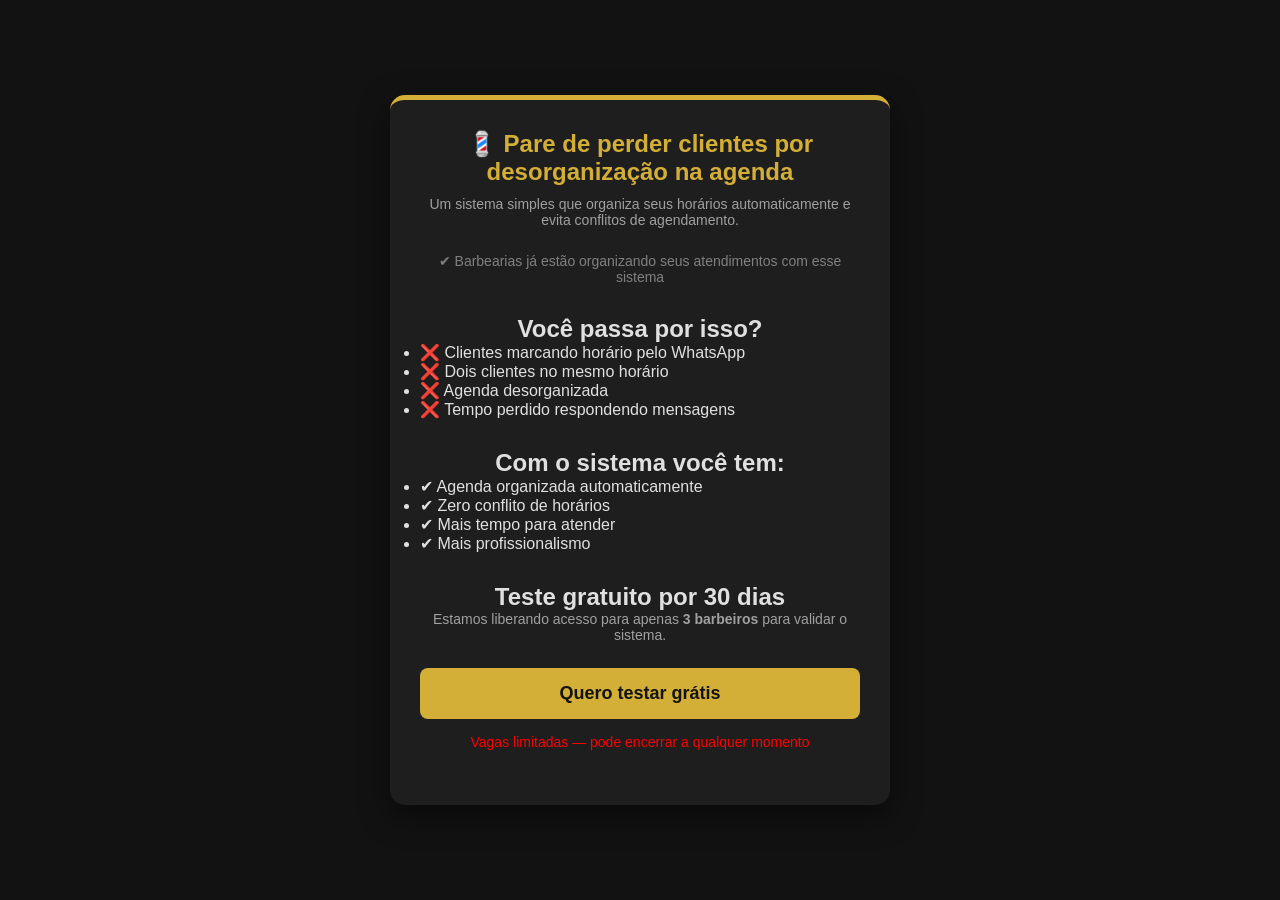
<file: barbearia/index.html>
<!DOCTYPE html>
<html lang="pt-br">
<head>
<meta charset="UTF-8">
<meta name="viewport" content="width=device-width, initial-scale=1.0">
<title>Sistema para Barbearias</title>
<link rel="stylesheet" href="style.css">
</head>

<body>

<div class="container" style="text-align:center; max-width:500px; margin:auto;">

    <!-- 🔥 HEADLINE -->
    <h1>💈 Pare de perder clientes por desorganização na agenda</h1>

    <p style="margin-top:10px;">
        Um sistema simples que organiza seus horários automaticamente e evita conflitos de agendamento.
    </p>

    <!-- 💥 PROVA SOCIAL -->
    <p style="font-size:14px; color:gray; margin-top:10px;">
        ✔ Barbearias já estão organizando seus atendimentos com esse sistema
    </p>

    <!-- 🚨 PROBLEMA -->
    <h2 style="margin-top:30px;">Você passa por isso?</h2>

    <ul style="text-align:left;">
        <li>❌ Clientes marcando horário pelo WhatsApp</li>
        <li>❌ Dois clientes no mesmo horário</li>
        <li>❌ Agenda desorganizada</li>
        <li>❌ Tempo perdido respondendo mensagens</li>
    </ul>

    <!-- ✅ SOLUÇÃO -->
    <h2 style="margin-top:30px;">Com o sistema você tem:</h2>

    <ul style="text-align:left;">
        <li>✔ Agenda organizada automaticamente</li>
        <li>✔ Zero conflito de horários</li>
        <li>✔ Mais tempo para atender</li>
        <li>✔ Mais profissionalismo</li>
    </ul>

    <!-- 🎯 OFERTA -->
    <div style="margin-top:30px;">
        <h2>Teste gratuito por 30 dias</h2>
        <p>
            Estamos liberando acesso para apenas <strong>3 barbeiros</strong> para validar o sistema.
        </p>
    </div>

    <!-- 🚀 CTA -->
    <div style="margin-top:20px;">
   <a href="https://wa.me/5519999917037?text=Ol%C3%A1%2C%20quero%20testar%20o%20sistema%20de%20agendamento%20%F0%9F%91%8A" target="_blank">
    <button style="font-size:18px; padding:15px;">
        Quero testar grátis
    </button>
</a>
    </div>

    <!-- ⚠️ URGÊNCIA -->
    <p style="margin-top:15px; font-size:14px; color:red;">
        Vagas limitadas — pode encerrar a qualquer momento
    </p>

</div>

</body>
</html>
</file>
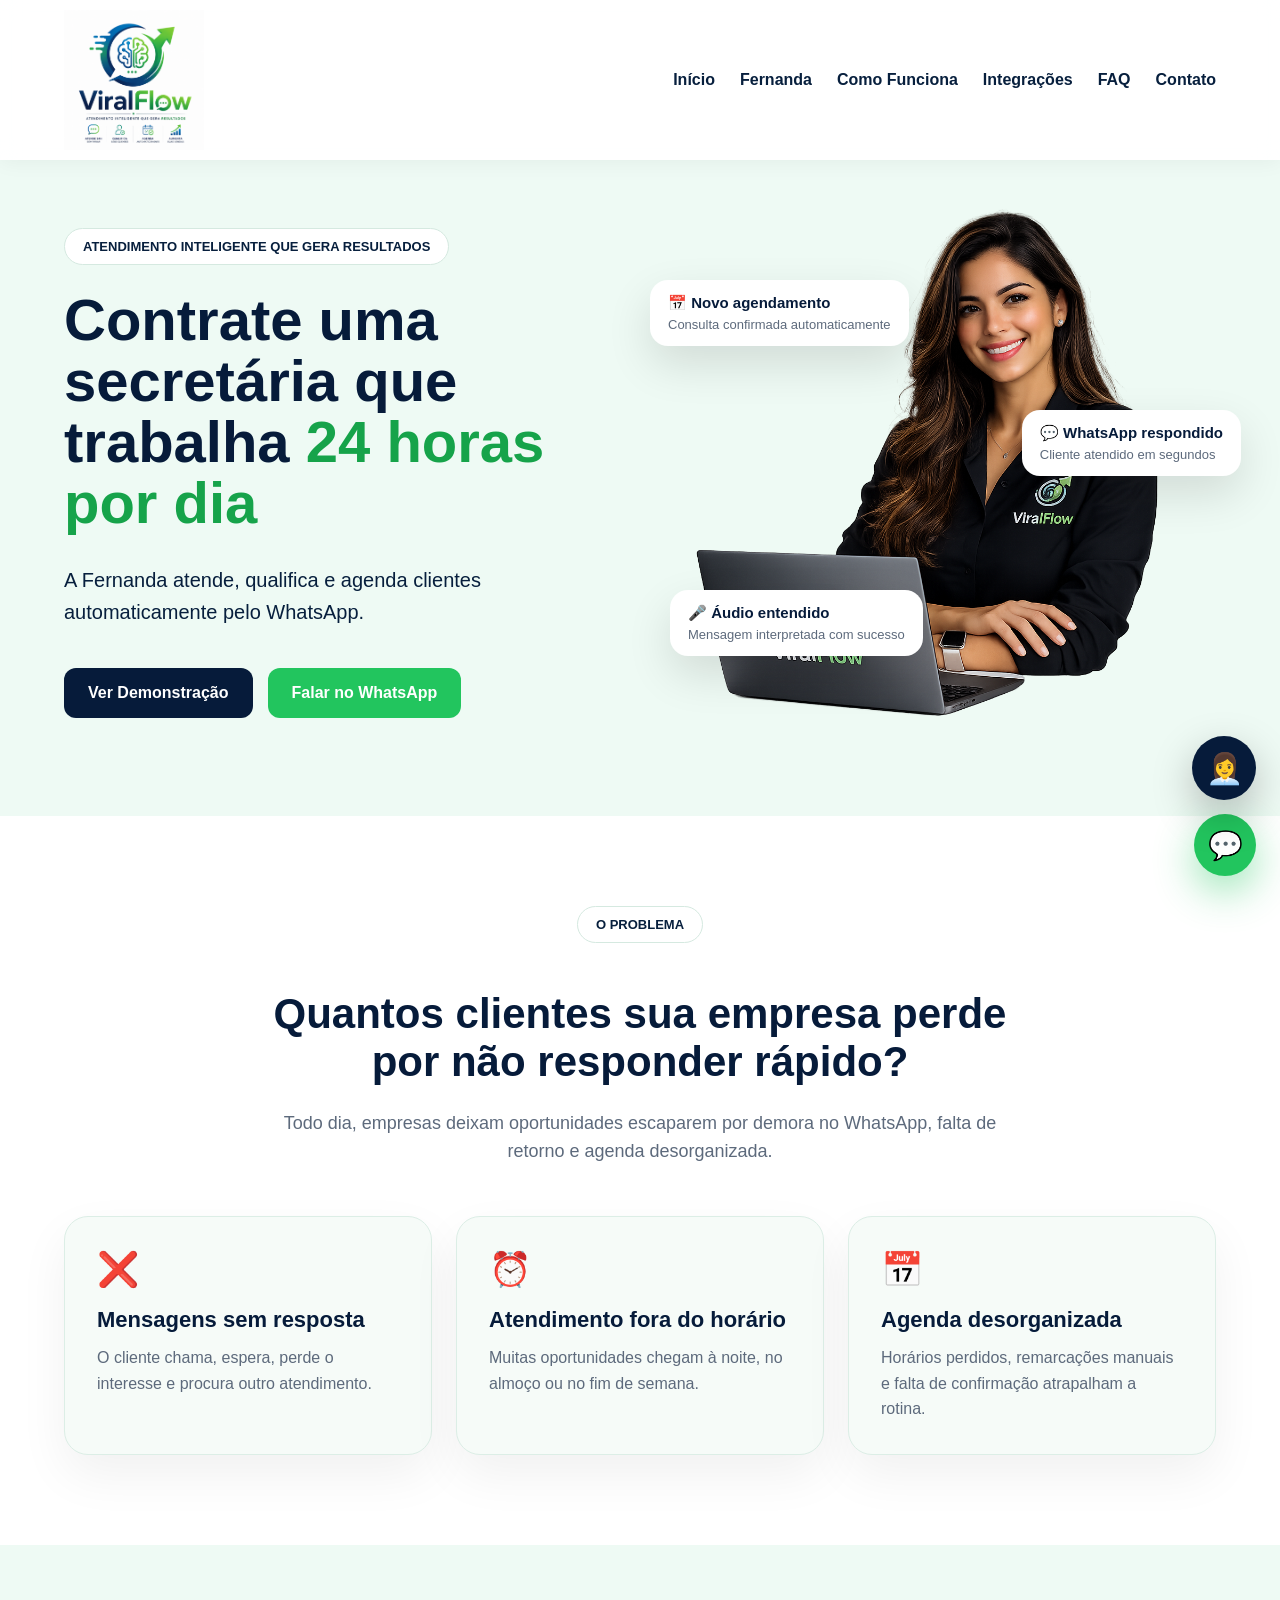
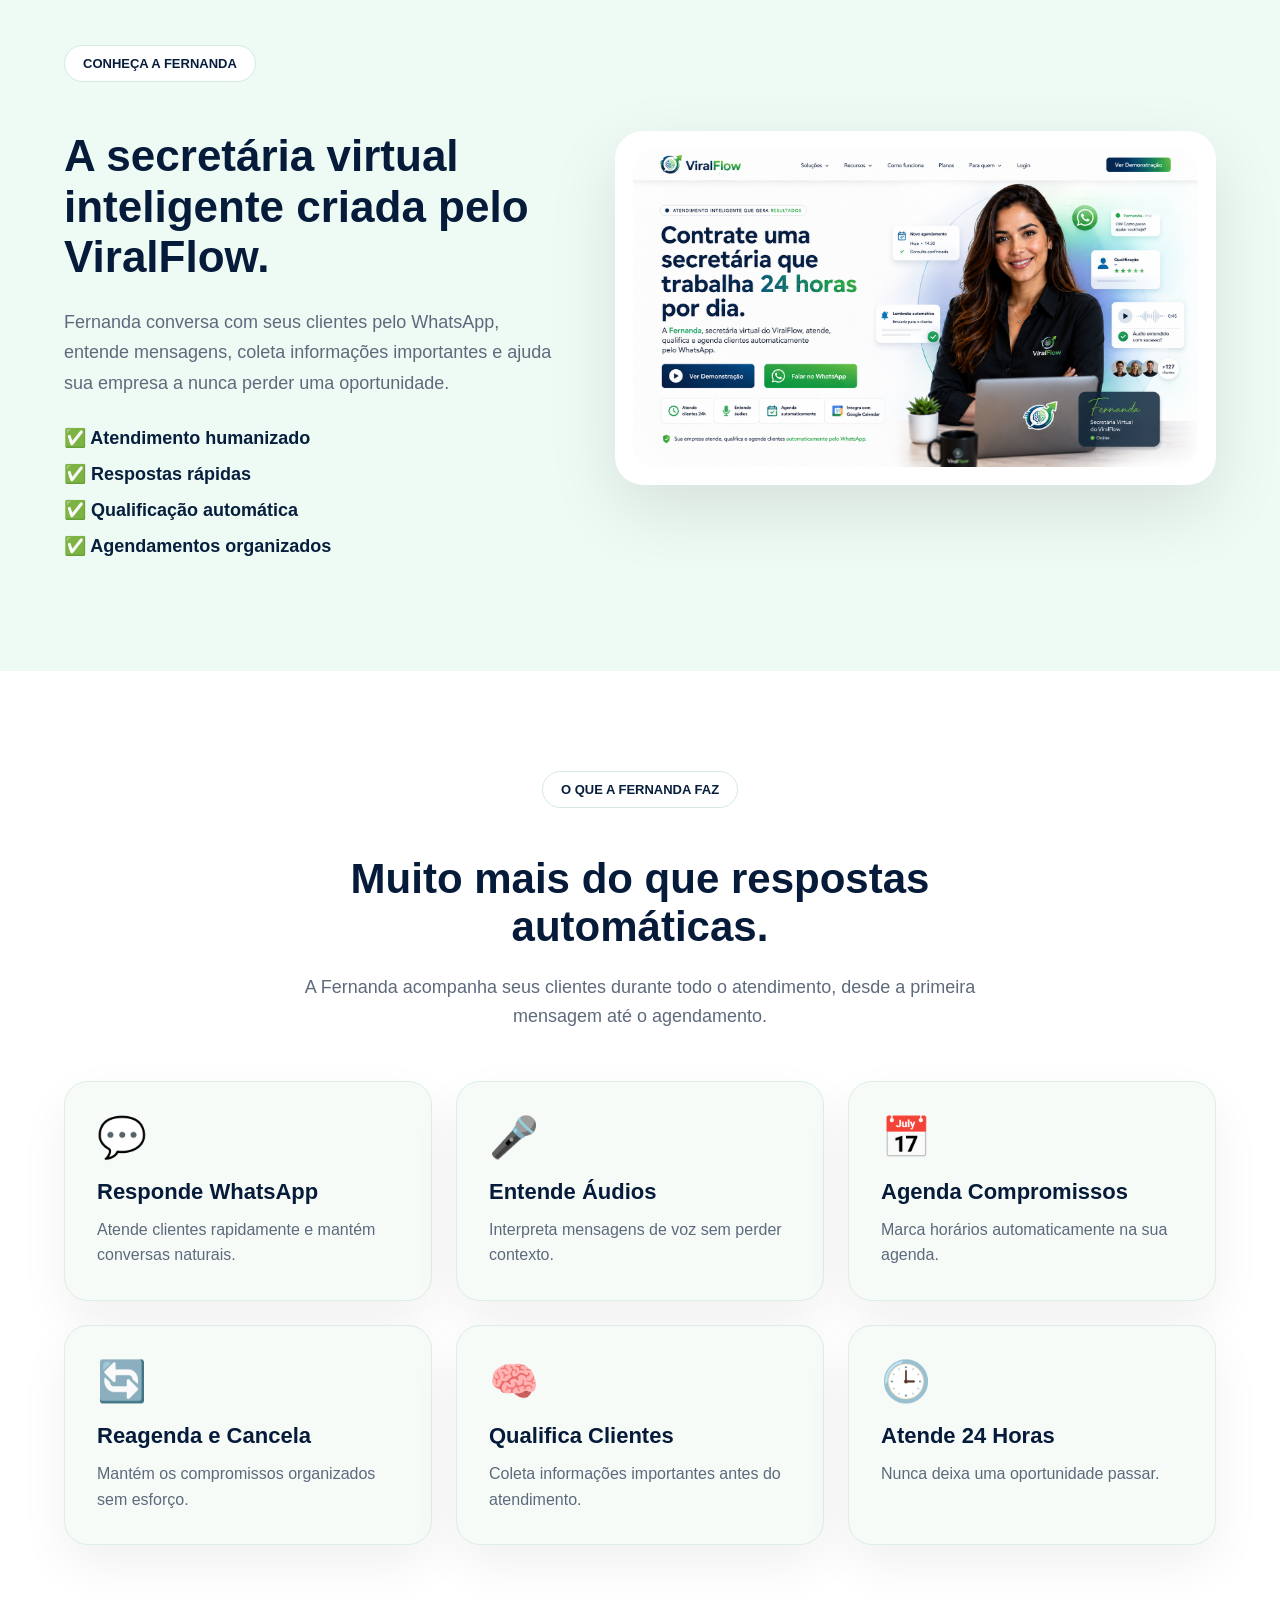
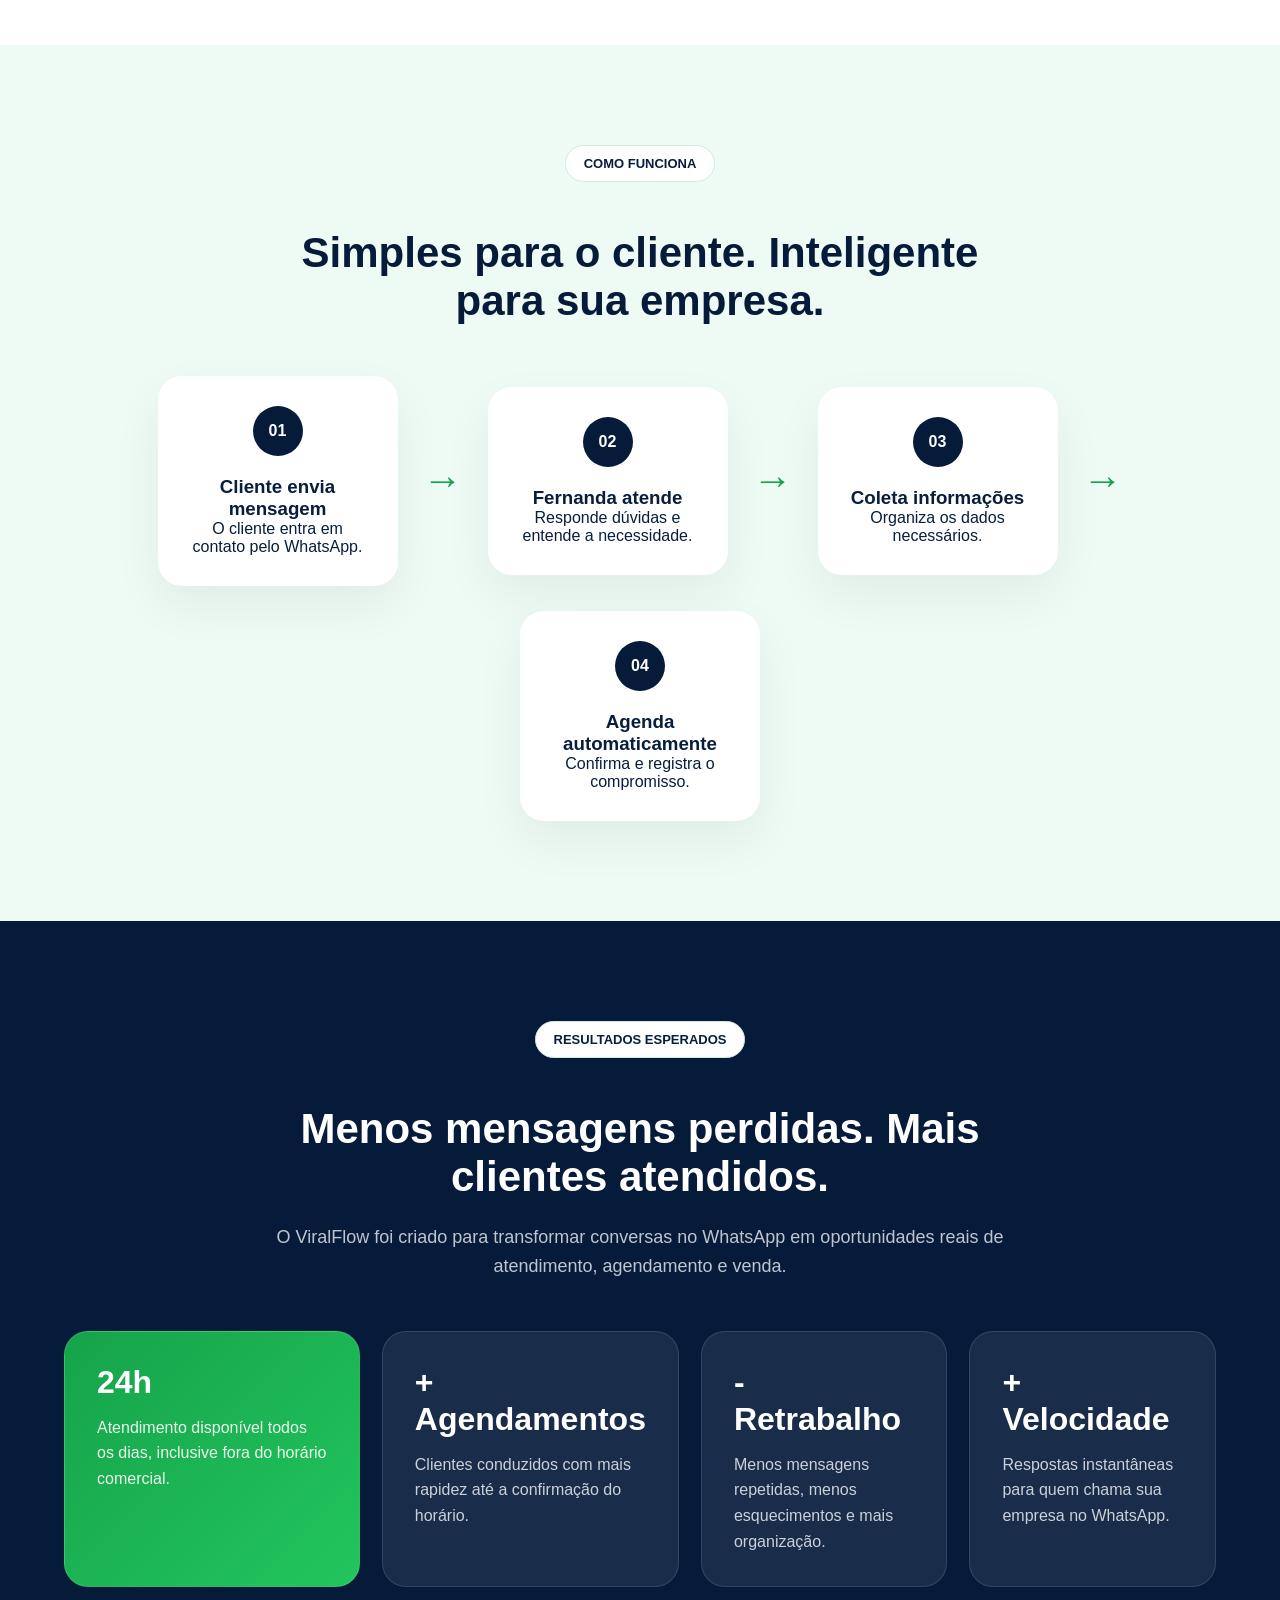
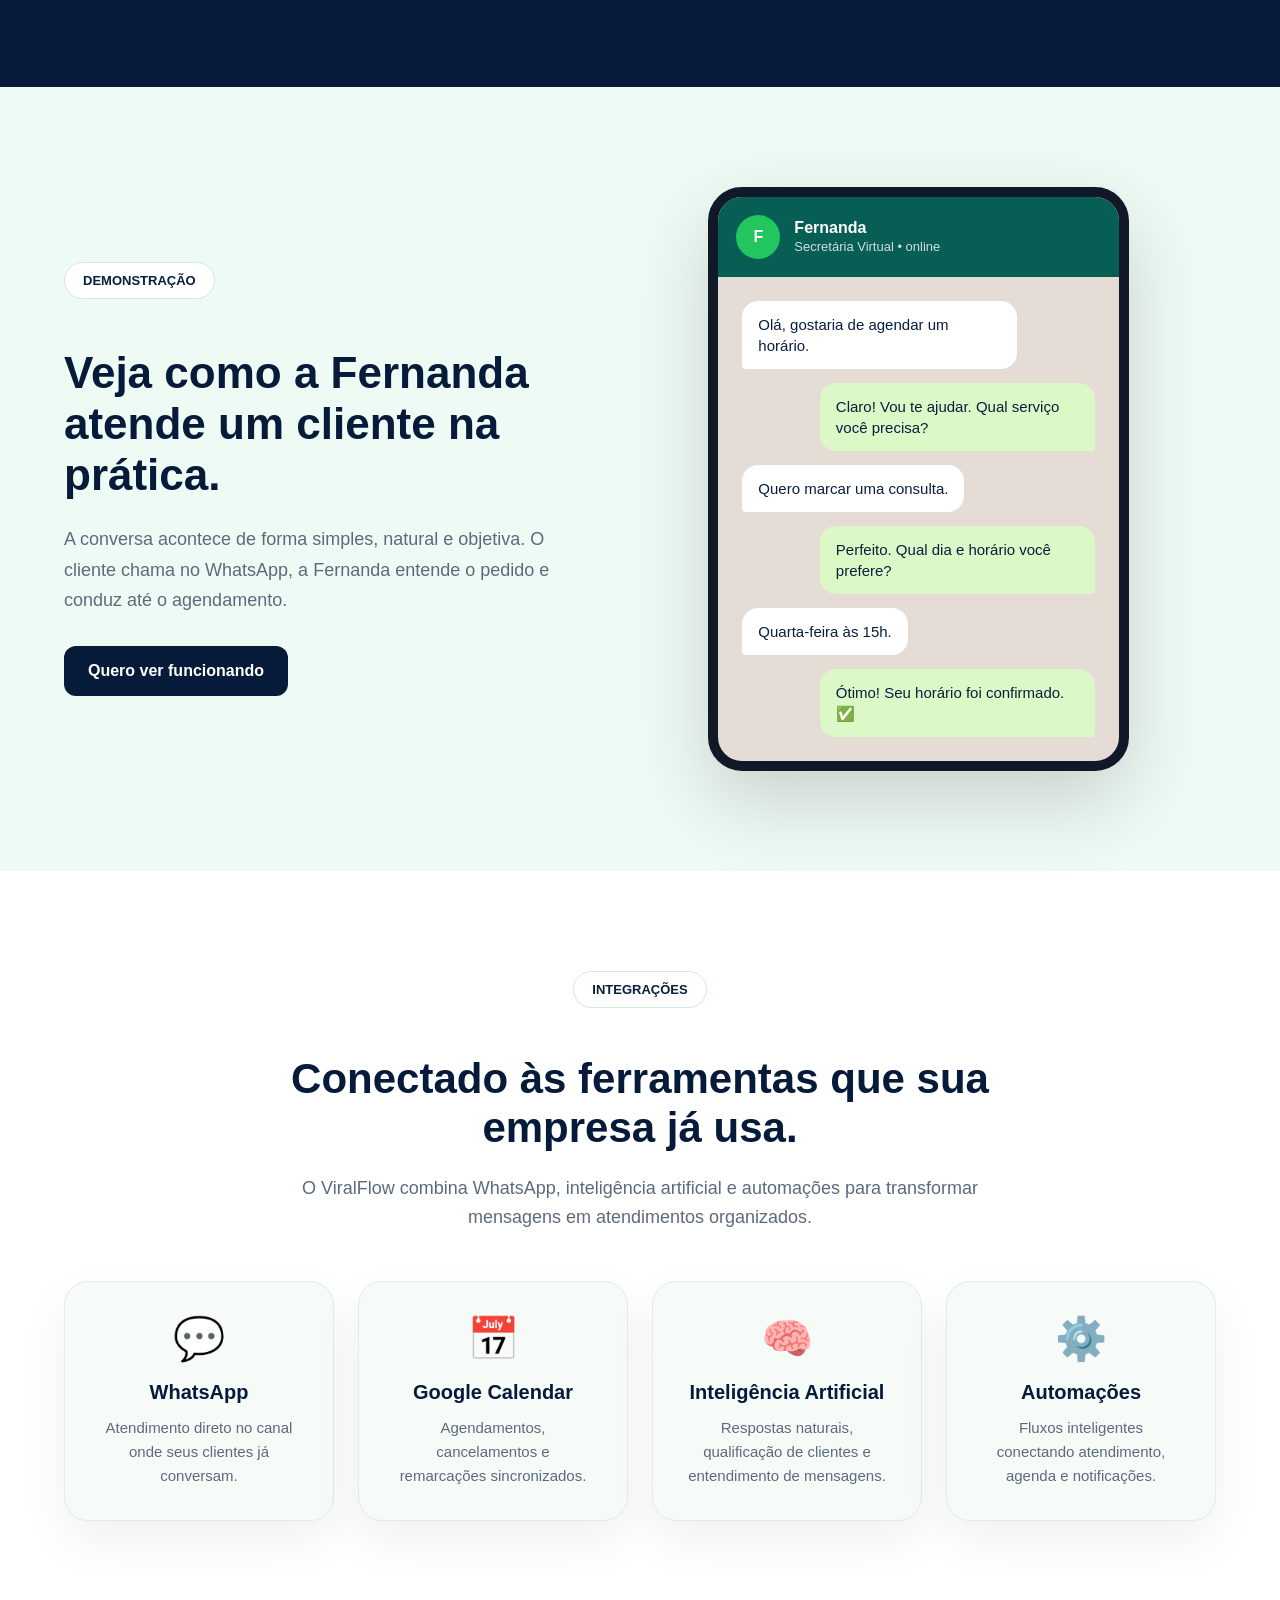
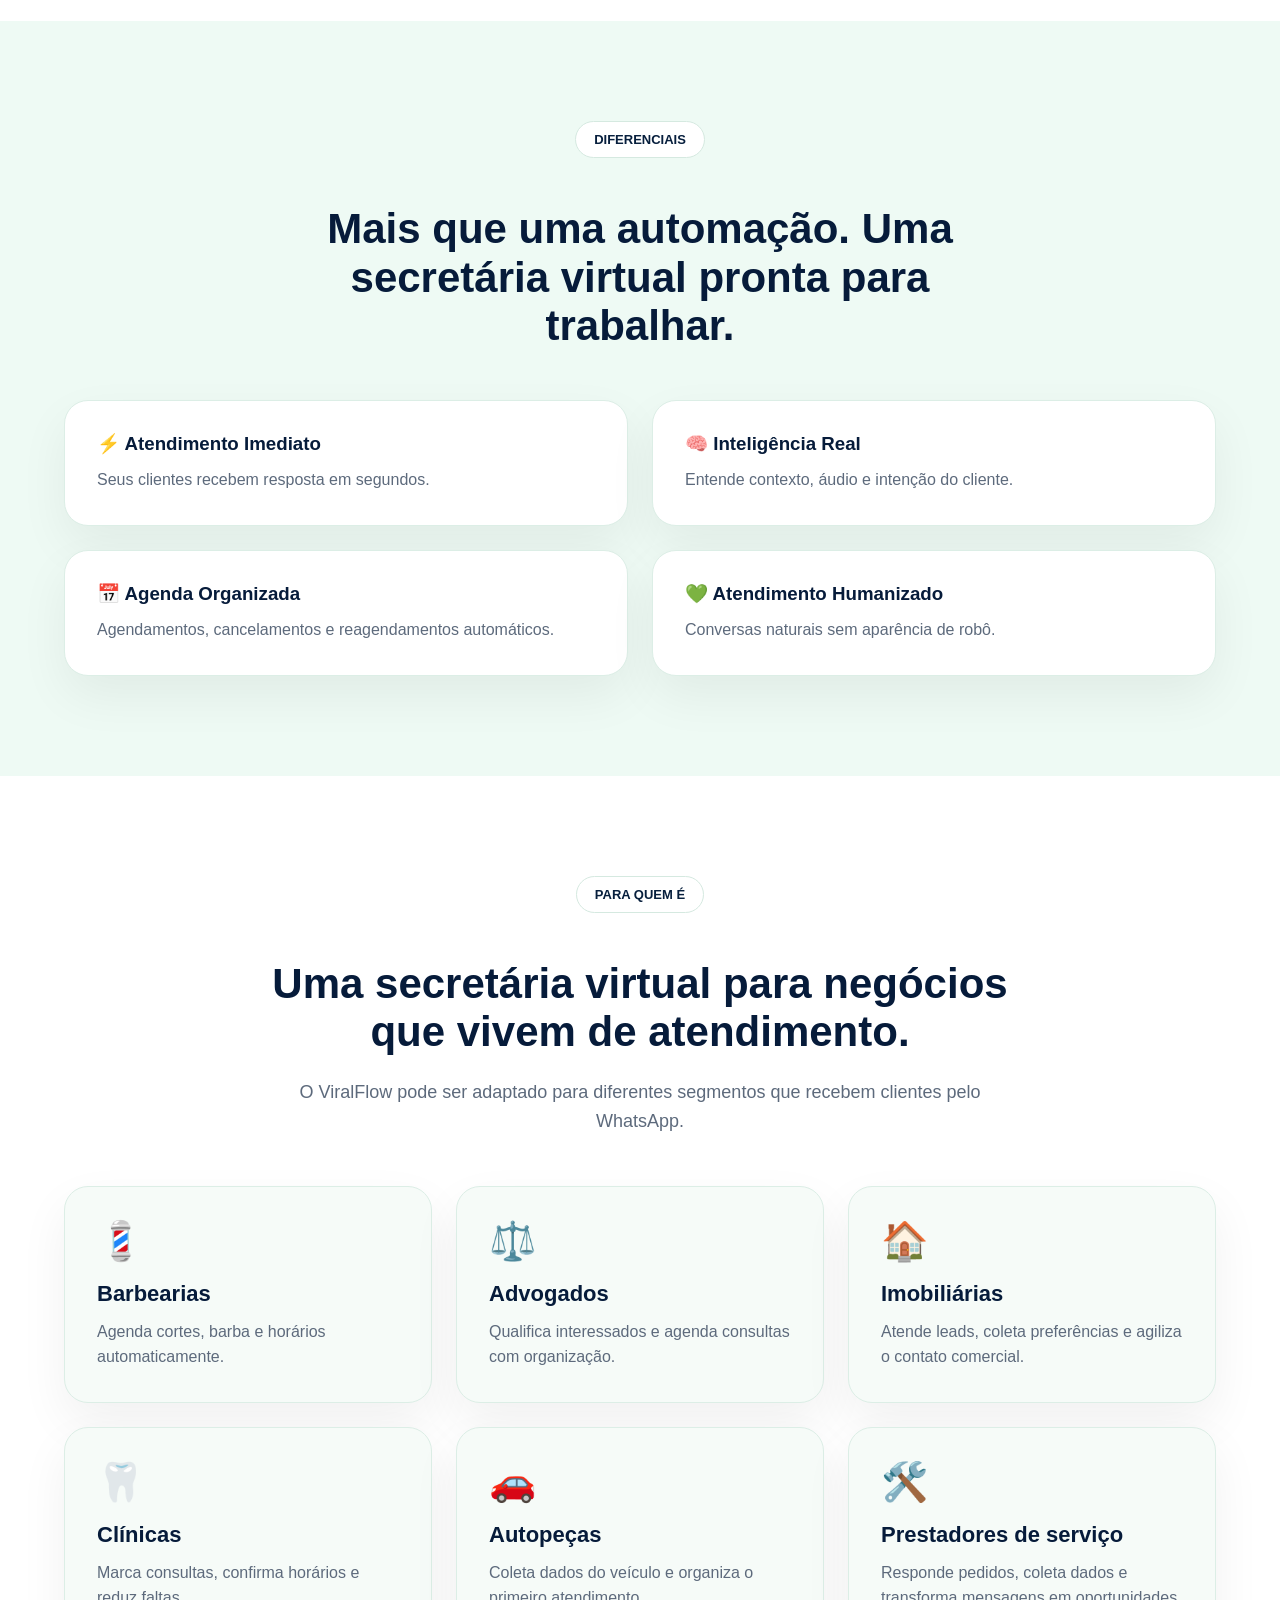
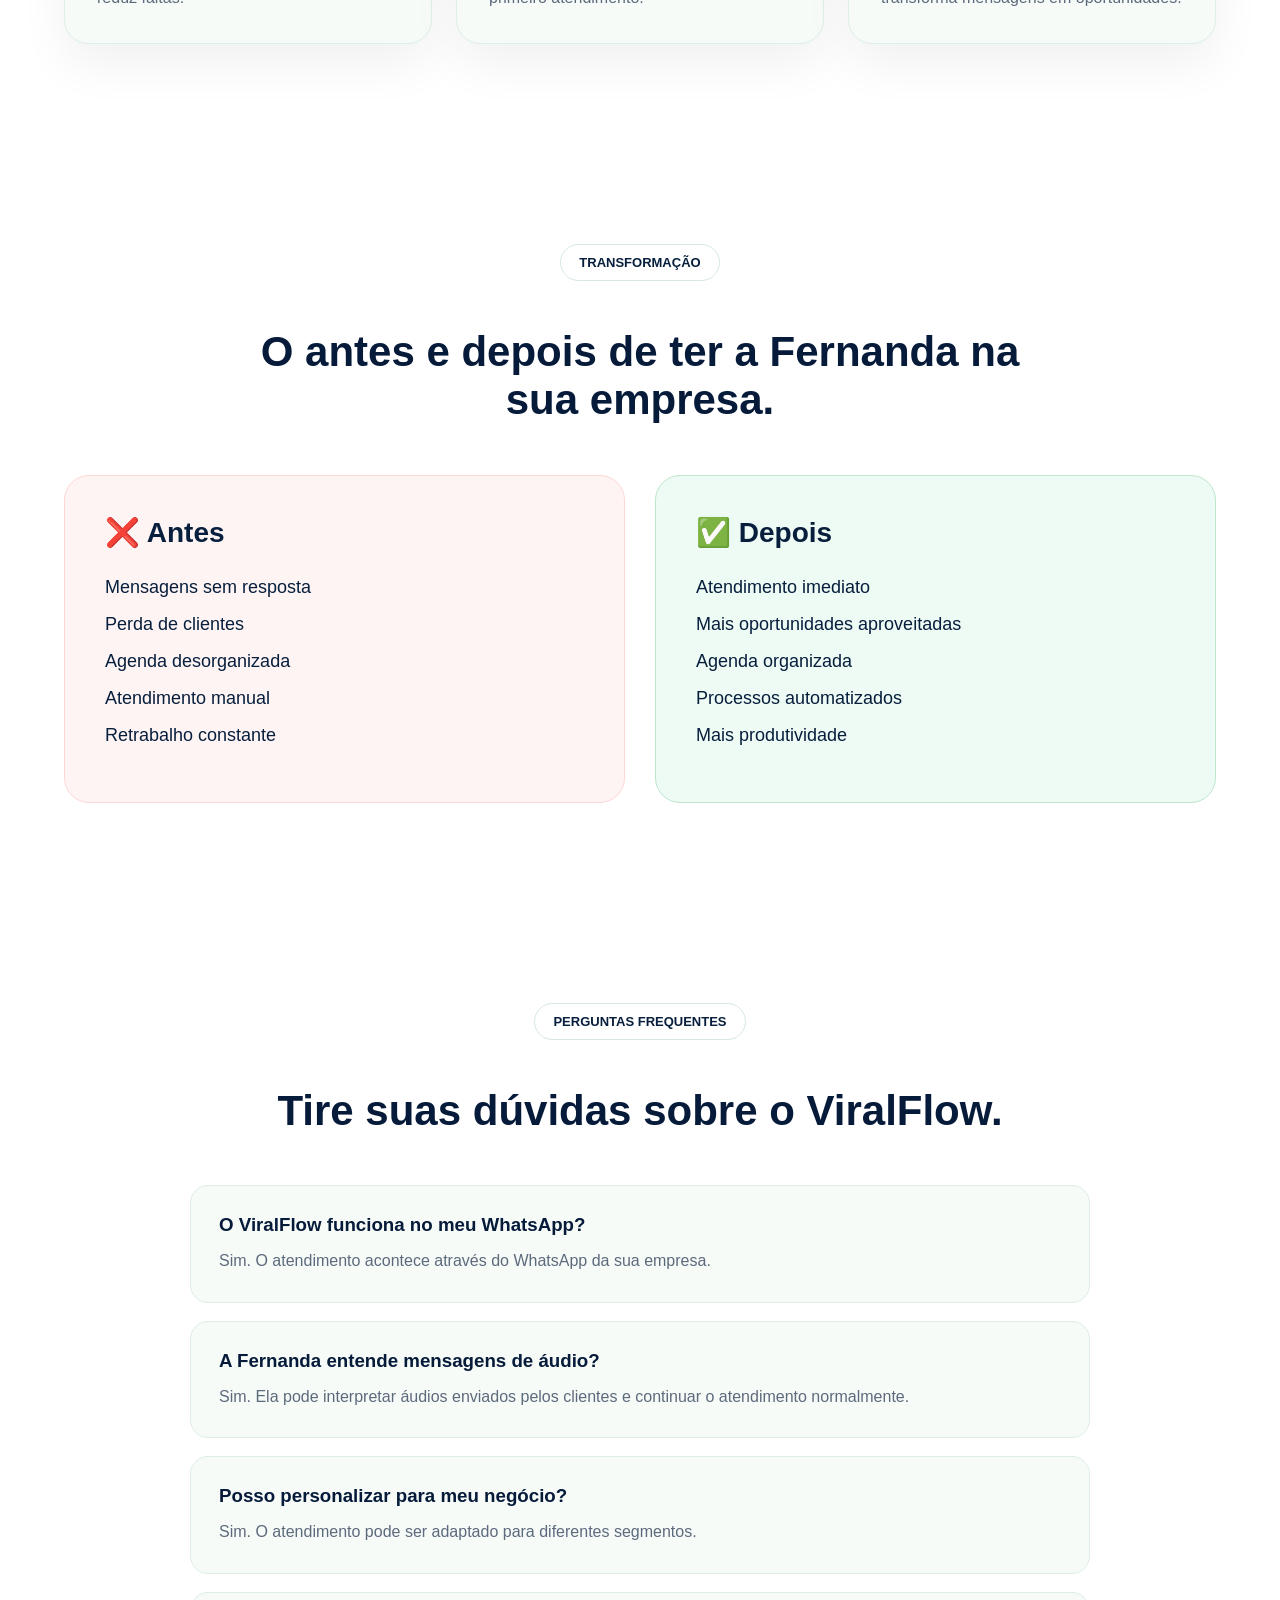
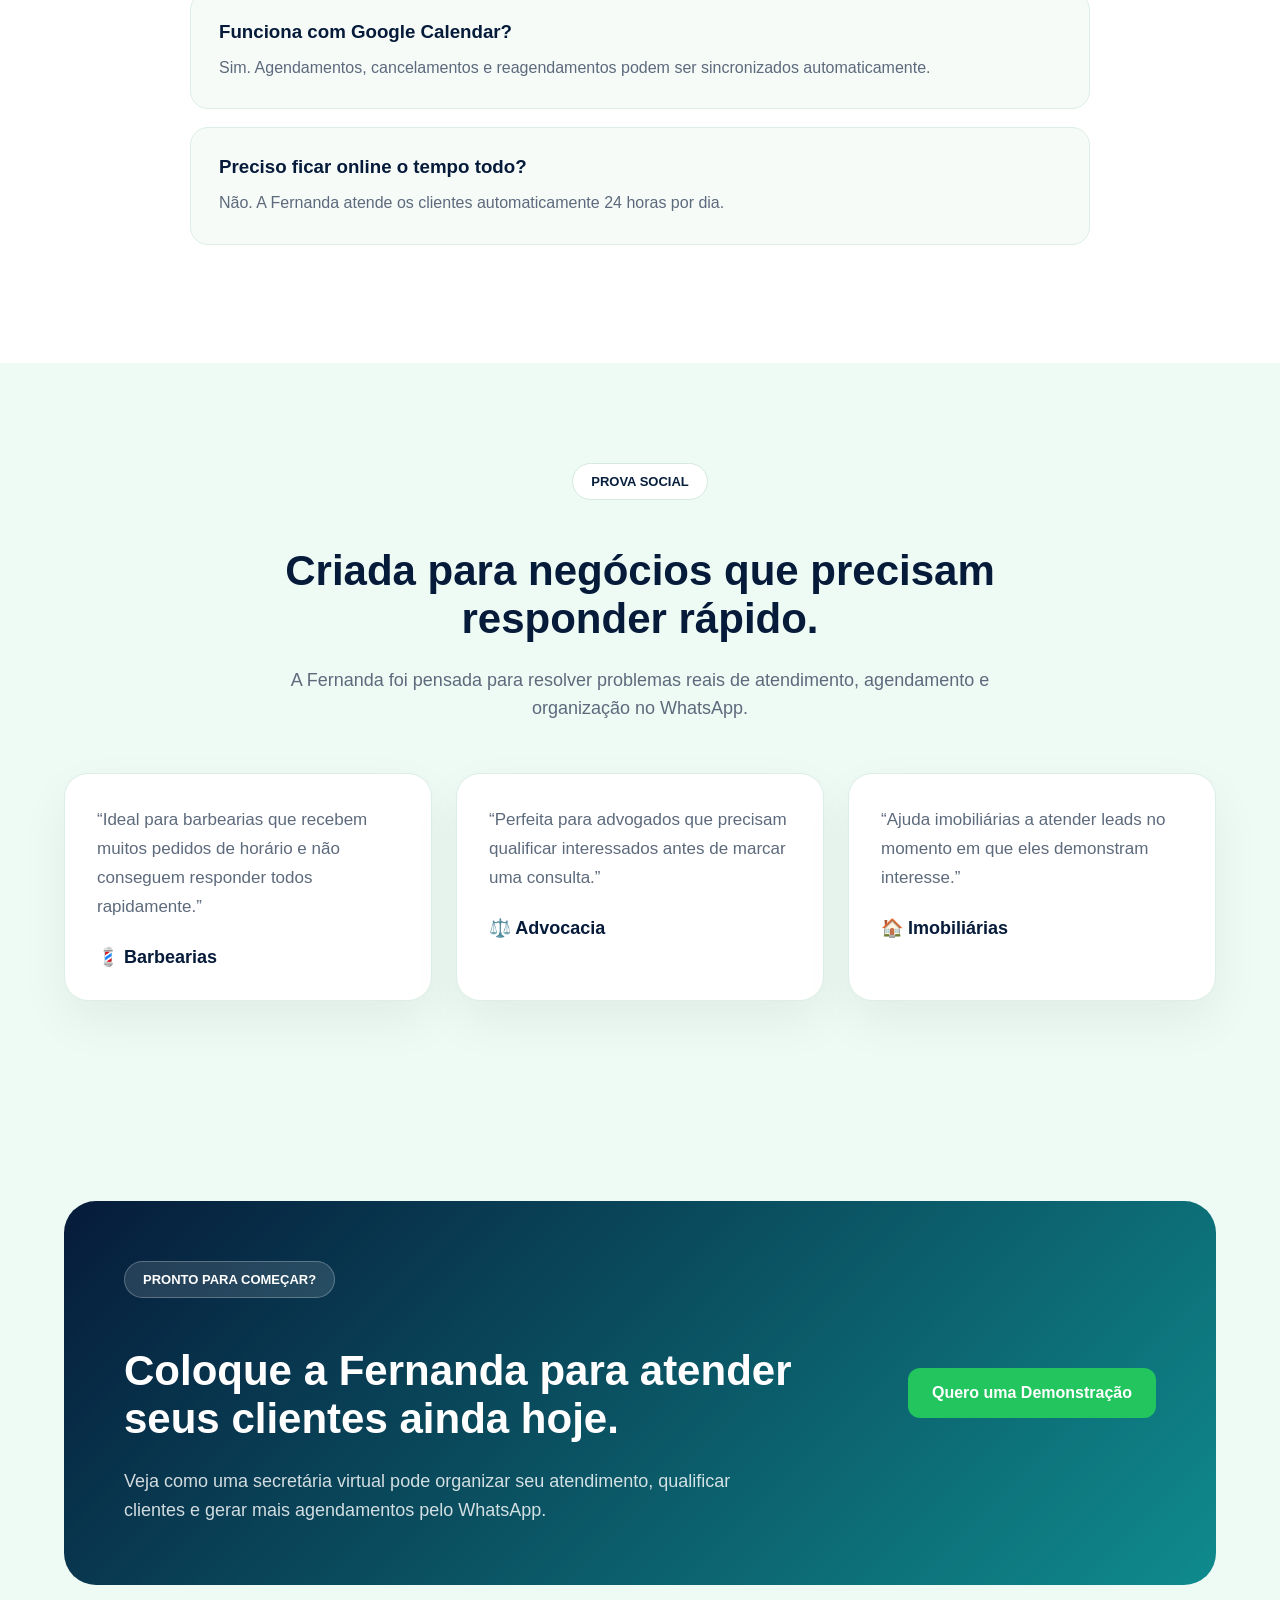
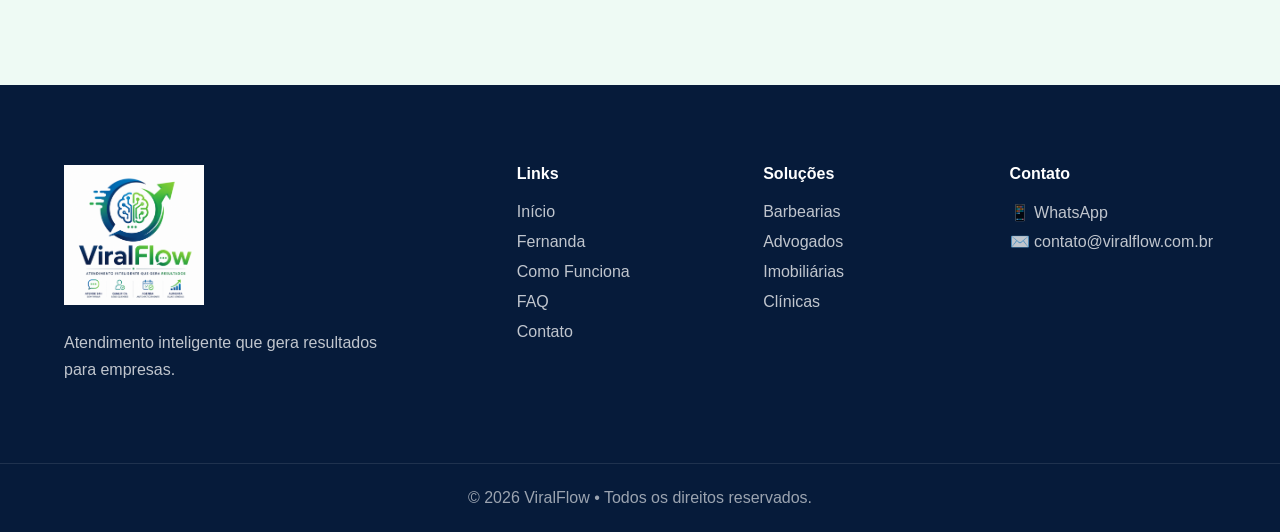
<file: secretária virtual/index.html>
<!DOCTYPE html>
<html lang="pt-BR">
<head>
    <meta charset="UTF-8">
    <meta name="viewport" content="width=device-width, initial-scale=1.0">
    <title>ViralFlow | Sua Secretária Virtual Inteligente</title>
    <link rel="stylesheet" href="css/style.css">
</head>

<body>

<header class="header">
    <div class="container header-content">
        <a href="#inicio">
            <img src="img/logo-viralflow.png" alt="ViralFlow" class="logo">
        </a>

        <nav class="menu">
            <a href="#inicio">Início</a>
            <a href="#fernanda">Fernanda</a>
            <a href="#como-funciona">Como Funciona</a>
            <a href="#integracoes">Integrações</a>
            <a href="#faq">FAQ</a>
            <a href="#contato">Contato</a>
        </nav>
    </div>
</header>

<main>

<section class="hero" id="inicio">
    <div class="container hero-content">

        <div class="hero-text">
            <span class="tag">Atendimento Inteligente que Gera Resultados</span>

            <h1>
                Contrate uma secretária que trabalha
                <span>24 horas por dia</span>
            </h1>

            <p>
                A Fernanda atende, qualifica e agenda clientes automaticamente pelo WhatsApp.
            </p>

            <div class="hero-buttons">
                <a href="#demonstracao" class="btn-primary">Ver Demonstração</a>

                <a href="https://wa.me/5519983307273?text=Olá,%20quero%20ver%20uma%20demonstração%20da%20Fernanda%20do%20ViralFlow"
                   target="_blank"
                   class="btn-whatsapp">
                    Falar no WhatsApp
                </a>
            </div>
        </div>

        <div class="hero-image">
            <div class="floating-card card-agenda">
                <strong>📅 Novo agendamento</strong>
                <span>Consulta confirmada automaticamente</span>
            </div>

            <div class="floating-card card-whatsapp">
                <strong>💬 WhatsApp respondido</strong>
                <span>Cliente atendido em segundos</span>
            </div>

            <div class="floating-card card-audio">
                <strong>🎤 Áudio entendido</strong>
                <span>Mensagem interpretada com sucesso</span>
            </div>

            <img src="img/fernanda.png" alt="Fernanda Secretária Virtual">
        </div>

    </div>
</section>

<section class="problema">
    <div class="container">

        <div class="section-title">
            <span class="tag">O problema</span>
            <h2>Quantos clientes sua empresa perde por não responder rápido?</h2>
            <p>
                Todo dia, empresas deixam oportunidades escaparem por demora no WhatsApp,
                falta de retorno e agenda desorganizada.
            </p>
        </div>

        <div class="problema-cards">
            <div class="problema-card">
                <span>❌</span>
                <h3>Mensagens sem resposta</h3>
                <p>O cliente chama, espera, perde o interesse e procura outro atendimento.</p>
            </div>

            <div class="problema-card">
                <span>⏰</span>
                <h3>Atendimento fora do horário</h3>
                <p>Muitas oportunidades chegam à noite, no almoço ou no fim de semana.</p>
            </div>

            <div class="problema-card">
                <span>📅</span>
                <h3>Agenda desorganizada</h3>
                <p>Horários perdidos, remarcações manuais e falta de confirmação atrapalham a rotina.</p>
            </div>
        </div>

    </div>
</section>

<section class="conheca-fernanda" id="fernanda">
    <div class="container conheca-content">

        <div class="conheca-text">
            <span class="tag">Conheça a Fernanda</span>

            <h2>A secretária virtual inteligente criada pelo ViralFlow.</h2>

            <p>
                Fernanda conversa com seus clientes pelo WhatsApp, entende mensagens,
                coleta informações importantes e ajuda sua empresa a nunca perder uma oportunidade.
            </p>

            <ul>
                <li>✅ Atendimento humanizado</li>
                <li>✅ Respostas rápidas</li>
                <li>✅ Qualificação automática</li>
                <li>✅ Agendamentos organizados</li>
            </ul>
        </div>

        <div class="conheca-image">
            <img src="img/hero-fernanda.png" alt="Conheça a Fernanda">
        </div>

    </div>
</section>

<section class="funcionalidades">
    <div class="container">

        <div class="section-title">
            <span class="tag">O que a Fernanda faz</span>
            <h2>Muito mais do que respostas automáticas.</h2>
            <p>
                A Fernanda acompanha seus clientes durante todo o atendimento,
                desde a primeira mensagem até o agendamento.
            </p>
        </div>

        <div class="funcionalidades-grid">
            <div class="func-card">
                <div class="icon">💬</div>
                <h3>Responde WhatsApp</h3>
                <p>Atende clientes rapidamente e mantém conversas naturais.</p>
            </div>

            <div class="func-card">
                <div class="icon">🎤</div>
                <h3>Entende Áudios</h3>
                <p>Interpreta mensagens de voz sem perder contexto.</p>
            </div>

            <div class="func-card">
                <div class="icon">📅</div>
                <h3>Agenda Compromissos</h3>
                <p>Marca horários automaticamente na sua agenda.</p>
            </div>

            <div class="func-card">
                <div class="icon">🔄</div>
                <h3>Reagenda e Cancela</h3>
                <p>Mantém os compromissos organizados sem esforço.</p>
            </div>

            <div class="func-card">
                <div class="icon">🧠</div>
                <h3>Qualifica Clientes</h3>
                <p>Coleta informações importantes antes do atendimento.</p>
            </div>

            <div class="func-card">
                <div class="icon">🕒</div>
                <h3>Atende 24 Horas</h3>
                <p>Nunca deixa uma oportunidade passar.</p>
            </div>
        </div>

    </div>
</section>

<section class="como-funciona" id="como-funciona">
    <div class="container">

        <div class="section-title">
            <span class="tag">Como funciona</span>
            <h2>Simples para o cliente. Inteligente para sua empresa.</h2>
        </div>

        <div class="fluxo">
            <div class="passo">
                <div class="numero">01</div>
                <h3>Cliente envia mensagem</h3>
                <p>O cliente entra em contato pelo WhatsApp.</p>
            </div>

            <div class="seta">→</div>

            <div class="passo">
                <div class="numero">02</div>
                <h3>Fernanda atende</h3>
                <p>Responde dúvidas e entende a necessidade.</p>
            </div>

            <div class="seta">→</div>

            <div class="passo">
                <div class="numero">03</div>
                <h3>Coleta informações</h3>
                <p>Organiza os dados necessários.</p>
            </div>

            <div class="seta">→</div>

            <div class="passo">
                <div class="numero">04</div>
                <h3>Agenda automaticamente</h3>
                <p>Confirma e registra o compromisso.</p>
            </div>
        </div>

    </div>
</section>

<section class="resultados">
    <div class="container">

        <div class="section-title section-title-dark">
            <span class="tag">Resultados esperados</span>
            <h2>Menos mensagens perdidas. Mais clientes atendidos.</h2>
            <p>
                O ViralFlow foi criado para transformar conversas no WhatsApp
                em oportunidades reais de atendimento, agendamento e venda.
            </p>
        </div>

        <div class="resultados-grid">
            <div class="resultado-card destaque">
                <h3>24h</h3>
                <p>Atendimento disponível todos os dias, inclusive fora do horário comercial.</p>
            </div>

            <div class="resultado-card">
                <h3>+ Agendamentos</h3>
                <p>Clientes conduzidos com mais rapidez até a confirmação do horário.</p>
            </div>

            <div class="resultado-card">
                <h3>- Retrabalho</h3>
                <p>Menos mensagens repetidas, menos esquecimentos e mais organização.</p>
            </div>

            <div class="resultado-card">
                <h3>+ Velocidade</h3>
                <p>Respostas instantâneas para quem chama sua empresa no WhatsApp.</p>
            </div>
        </div>

    </div>
</section>

<section class="demonstracao" id="demonstracao">
    <div class="container demo-content">

        <div class="demo-text">
            <span class="tag">Demonstração</span>

            <h2>Veja como a Fernanda atende um cliente na prática.</h2>

            <p>
                A conversa acontece de forma simples, natural e objetiva.
                O cliente chama no WhatsApp, a Fernanda entende o pedido e conduz até o agendamento.
            </p>

            <a href="https://wa.me/5519983307273?text=Olá,%20quero%20ver%20a%20Fernanda%20funcionando%20na%20prática"
               target="_blank"
               class="btn-primary">
                Quero ver funcionando
            </a>
        </div>

        <div class="whatsapp-demo">
            <div class="phone-header">
                <div class="avatar">F</div>

                <div>
                    <strong>Fernanda</strong>
                    <span>Secretária Virtual • online</span>
                </div>
            </div>

            <div class="chat">
                <div class="message client">Olá, gostaria de agendar um horário.</div>
                <div class="message fernanda">Claro! Vou te ajudar. Qual serviço você precisa?</div>
                <div class="message client">Quero marcar uma consulta.</div>
                <div class="message fernanda">Perfeito. Qual dia e horário você prefere?</div>
                <div class="message client">Quarta-feira às 15h.</div>
                <div class="message fernanda">Ótimo! Seu horário foi confirmado. ✅</div>
            </div>
        </div>

    </div>
</section>

<section class="integracoes" id="integracoes">
    <div class="container">

        <div class="section-title">
            <span class="tag">Integrações</span>
            <h2>Conectado às ferramentas que sua empresa já usa.</h2>
            <p>
                O ViralFlow combina WhatsApp, inteligência artificial e automações
                para transformar mensagens em atendimentos organizados.
            </p>
        </div>

        <div class="integracoes-grid">
            <div class="integracao-card">
                <div class="integracao-icon">💬</div>
                <h3>WhatsApp</h3>
                <p>Atendimento direto no canal onde seus clientes já conversam.</p>
            </div>

            <div class="integracao-card">
                <div class="integracao-icon">📅</div>
                <h3>Google Calendar</h3>
                <p>Agendamentos, cancelamentos e remarcações sincronizados.</p>
            </div>

            <div class="integracao-card">
                <div class="integracao-icon">🧠</div>
                <h3>Inteligência Artificial</h3>
                <p>Respostas naturais, qualificação de clientes e entendimento de mensagens.</p>
            </div>

            <div class="integracao-card">
                <div class="integracao-icon">⚙️</div>
                <h3>Automações</h3>
                <p>Fluxos inteligentes conectando atendimento, agenda e notificações.</p>
            </div>
        </div>

    </div>
</section>

<section class="diferenciais">
    <div class="container">

        <div class="section-title">
            <span class="tag">Diferenciais</span>
            <h2>Mais que uma automação. Uma secretária virtual pronta para trabalhar.</h2>
        </div>

        <div class="diferenciais-grid">
            <div class="diferencial-card">
                <h3>⚡ Atendimento Imediato</h3>
                <p>Seus clientes recebem resposta em segundos.</p>
            </div>

            <div class="diferencial-card">
                <h3>🧠 Inteligência Real</h3>
                <p>Entende contexto, áudio e intenção do cliente.</p>
            </div>

            <div class="diferencial-card">
                <h3>📅 Agenda Organizada</h3>
                <p>Agendamentos, cancelamentos e reagendamentos automáticos.</p>
            </div>

            <div class="diferencial-card">
                <h3>💚 Atendimento Humanizado</h3>
                <p>Conversas naturais sem aparência de robô.</p>
            </div>
        </div>

    </div>
</section>

<section class="nichos">
    <div class="container">

        <div class="section-title">
            <span class="tag">Para quem é</span>
            <h2>Uma secretária virtual para negócios que vivem de atendimento.</h2>
            <p>
                O ViralFlow pode ser adaptado para diferentes segmentos que recebem clientes pelo WhatsApp.
            </p>
        </div>

        <div class="nichos-grid">
            <div class="nicho-card">
                <span>💈</span>
                <h3>Barbearias</h3>
                <p>Agenda cortes, barba e horários automaticamente.</p>
            </div>

            <div class="nicho-card">
                <span>⚖️</span>
                <h3>Advogados</h3>
                <p>Qualifica interessados e agenda consultas com organização.</p>
            </div>

            <div class="nicho-card">
                <span>🏠</span>
                <h3>Imobiliárias</h3>
                <p>Atende leads, coleta preferências e agiliza o contato comercial.</p>
            </div>

            <div class="nicho-card">
                <span>🦷</span>
                <h3>Clínicas</h3>
                <p>Marca consultas, confirma horários e reduz faltas.</p>
            </div>

            <div class="nicho-card">
                <span>🚗</span>
                <h3>Autopeças</h3>
                <p>Coleta dados do veículo e organiza o primeiro atendimento.</p>
            </div>

            <div class="nicho-card">
                <span>🛠️</span>
                <h3>Prestadores de serviço</h3>
                <p>Responde pedidos, coleta dados e transforma mensagens em oportunidades.</p>
            </div>
        </div>

    </div>
</section>

<section class="comparativo">
    <div class="container">

        <div class="section-title">
            <span class="tag">Transformação</span>
            <h2>O antes e depois de ter a Fernanda na sua empresa.</h2>
        </div>

        <div class="comparativo-grid">
            <div class="comparativo-card antes">
                <h3>❌ Antes</h3>
                <ul>
                    <li>Mensagens sem resposta</li>
                    <li>Perda de clientes</li>
                    <li>Agenda desorganizada</li>
                    <li>Atendimento manual</li>
                    <li>Retrabalho constante</li>
                </ul>
            </div>

            <div class="comparativo-card depois">
                <h3>✅ Depois</h3>
                <ul>
                    <li>Atendimento imediato</li>
                    <li>Mais oportunidades aproveitadas</li>
                    <li>Agenda organizada</li>
                    <li>Processos automatizados</li>
                    <li>Mais produtividade</li>
                </ul>
            </div>
        </div>

    </div>
</section>

<section class="faq" id="faq">
    <div class="container">

        <div class="section-title">
            <span class="tag">Perguntas Frequentes</span>
            <h2>Tire suas dúvidas sobre o ViralFlow.</h2>
        </div>

        <div class="faq-container">
            <div class="faq-item">
                <h3>O ViralFlow funciona no meu WhatsApp?</h3>
                <p>Sim. O atendimento acontece através do WhatsApp da sua empresa.</p>
            </div>

            <div class="faq-item">
                <h3>A Fernanda entende mensagens de áudio?</h3>
                <p>Sim. Ela pode interpretar áudios enviados pelos clientes e continuar o atendimento normalmente.</p>
            </div>

            <div class="faq-item">
                <h3>Posso personalizar para meu negócio?</h3>
                <p>Sim. O atendimento pode ser adaptado para diferentes segmentos.</p>
            </div>

            <div class="faq-item">
                <h3>Funciona com Google Calendar?</h3>
                <p>Sim. Agendamentos, cancelamentos e reagendamentos podem ser sincronizados automaticamente.</p>
            </div>

            <div class="faq-item">
                <h3>Preciso ficar online o tempo todo?</h3>
                <p>Não. A Fernanda atende os clientes automaticamente 24 horas por dia.</p>
            </div>
        </div>

    </div>
</section>

<section class="depoimentos">
    <div class="container">

        <div class="section-title">
            <span class="tag">Prova Social</span>
            <h2>Criada para negócios que precisam responder rápido.</h2>
            <p>
                A Fernanda foi pensada para resolver problemas reais de atendimento,
                agendamento e organização no WhatsApp.
            </p>
        </div>

        <div class="depoimentos-grid">
            <div class="depoimento-card">
                <p>
                    “Ideal para barbearias que recebem muitos pedidos de horário
                    e não conseguem responder todos rapidamente.”
                </p>
                <strong>💈 Barbearias</strong>
            </div>

            <div class="depoimento-card">
                <p>
                    “Perfeita para advogados que precisam qualificar interessados
                    antes de marcar uma consulta.”
                </p>
                <strong>⚖️ Advocacia</strong>
            </div>

            <div class="depoimento-card">
                <p>
                    “Ajuda imobiliárias a atender leads no momento em que eles
                    demonstram interesse.”
                </p>
                <strong>🏠 Imobiliárias</strong>
            </div>
        </div>

    </div>
</section>

<section class="cta-final" id="contato">
    <div class="container">

        <div class="cta-box">
            <div>
                <span class="tag tag-dark">Pronto para começar?</span>

                <h2>Coloque a Fernanda para atender seus clientes ainda hoje.</h2>

                <p>
                    Veja como uma secretária virtual pode organizar seu atendimento,
                    qualificar clientes e gerar mais agendamentos pelo WhatsApp.
                </p>
            </div>

            <a href="https://wa.me/5519983307273?text=Olá,%20quero%20ver%20uma%20demonstração%20da%20Fernanda%20do%20ViralFlow"
               target="_blank"
               class="btn-whatsapp">
                Quero uma Demonstração
            </a>
        </div>

    </div>
</section>

</main>

<footer class="footer">
    <div class="container footer-content">

        <div class="footer-brand">
            <img src="img/logo-viralflow.png" alt="ViralFlow" class="footer-logo">
            <p>Atendimento inteligente que gera resultados para empresas.</p>
        </div>

        <div class="footer-links">
            <h4>Links</h4>
            <a href="#inicio">Início</a>
            <a href="#fernanda">Fernanda</a>
            <a href="#como-funciona">Como Funciona</a>
            <a href="#faq">FAQ</a>
            <a href="#contato">Contato</a>
        </div>

        <div class="footer-links">
            <h4>Soluções</h4>
            <a href="#nichos">Barbearias</a>
            <a href="#nichos">Advogados</a>
            <a href="#nichos">Imobiliárias</a>
            <a href="#nichos">Clínicas</a>
        </div>

        <div class="footer-contact">
            <h4>Contato</h4>
            <p>📱 WhatsApp</p>
            <p>✉️ contato@viralflow.com.br</p>
        </div>

    </div>

    <div class="footer-bottom">
        <div class="container">
            <p>© 2026 ViralFlow • Todos os direitos reservados.</p>
        </div>
    </div>
</footer>

<a href="https://wa.me/5519983307273?text=Olá,%20quero%20ver%20uma%20demonstração%20da%20Fernanda%20do%20ViralFlow"
   target="_blank"
   class="whatsapp-float">

    <span>💬</span>

    <div class="whatsapp-label">Fale com a Fernanda</div>
</a>

<div class="chat-widget">

    <button class="chat-button" id="chatButton">👩‍💼</button>

    <div class="chat-box" id="chatBox">

        <div class="chat-header">
            <div>
                <strong>Fernanda</strong>
                <span>Secretária Virtual • online</span>
            </div>

            <button type="button" id="closeChat" class="close-chat">×</button>
        </div>

        <div class="chat-messages" id="chatMessages">
            <div class="bot-message">
                Olá! Sou a Fernanda, secretária virtual do ViralFlow. Como posso te ajudar?
            </div>
        </div>

        <form class="chat-form" id="chatForm">
            <input 
                type="text" 
                id="chatInput" 
                placeholder="Digite sua pergunta..."
                autocomplete="off"
            >

            <button type="submit">Enviar</button>
        </form>

    </div>

</div>

<script src="js/script.js"></script>

</body>
</html>
</file>
<file: barbearia/style.css>
/* Configuração Geral */
* {
    margin: 0;
    padding: 0;
    box-sizing: border-box;
    font-family: 'Segoe UI', Tahoma, Geneva, Verdana, sans-serif;
}

body {
    background-color: #121212; /* Fundo bem escuro */
    color: #e0e0e0;
    display: flex;
    justify-content: center;
    align-items: center;
    min-height: 100vh;
    padding: 20px;
}

.container {
    background-color: #1e1e1e; /* Fundo do card */
    padding: 30px;
    border-radius: 15px;
    box-shadow: 0 10px 30px rgba(0, 0, 0, 0.5);
    width: 100%;
    max-width: 450px;
    border-top: 5px solid #d4af37; /* Detalhe em Dourado/Barbearia */
}

h1 {
    text-align: center;
    color: #d4af37;
    margin-bottom: 10px;
    font-size: 24px;
}

p {
    text-align: center;
    font-size: 14px;
    margin-bottom: 25px;
    color: #a0a0a0;
}

/* Estilo do Formulário */
label {
    display: block;
    margin-bottom: 8px;
    font-weight: 600;
    font-size: 14px;
}

input, select {
    width: 100%;
    padding: 12px;
    margin-bottom: 20px;
    background-color: #2c2c2c;
    border: 1px solid #444;
    border-radius: 8px;
    color: #fff;
    outline: none;
}

input:focus, select:focus {
    border-color: #d4af37;
}

/* Resumo do Pagamento */
.resumo-pagamento {
    background-color: #252525;
    padding: 15px;
    border-radius: 8px;
    margin-bottom: 20px;
    border-left: 4px solid #d4af37;
}

.resumo-pagamento p {
    margin-bottom: 5px;
    text-align: left;
    color: #fff;
}

#valor-sinal {
    color: #4caf50; /* Verde para destacar o valor que ele vai pagar */
    font-size: 18px;
}

/* Botão de Ação */
button {
    width: 100%;
    padding: 15px;
    background-color: #d4af37;
    color: #121212;
    border: none;
    border-radius: 8px;
    font-weight: bold;
    font-size: 16px;
    cursor: pointer;
    transition: 0.3s;
}

button:hover {
    background-color: #b8962e;
    transform: translateY(-2px);
}

.card-agendamento {
    background: #1e1e1e;
    border-radius: 12px;
    padding: 15px;
    margin-bottom: 15px;
    color: #fff;
    box-shadow: 0 5px 20px rgba(0,0,0,0.4);
    border-left: 4px solid #d4af37;
    transition: 0.3s;
}

.card-agendamento:hover {
    transform: translateY(-3px);
    box-shadow: 0 10px 25px rgba(0,0,0,0.6);
}

.card-agendamento p {
    margin-bottom: 5px;
    text-align: left;
    font-size: 14px;
}

.card-agendamento strong {
    color: #d4af37;
}
.status {
    padding: 4px 8px;
    border-radius: 6px;
    font-weight: bold;
}

/* Verde */
.status.confirmado {
    background: #d4edda;
    color: #155724;
}

/* Vermelho */
.status.cancelado {
    background: #f8d7da;
    color: #721c24;
}

/* Amarelo */
.status.pendente {
    background: #fff3cd;
    color: #856404;
}
</file>
<file: secretária virtual/css/style.css>
html {
    scroll-behavior: smooth;
}

* {
    margin: 0;
    padding: 0;
    box-sizing: border-box;
}

body {
    font-family: Arial, sans-serif;
    background: #eefaf4;
    color: #071f3d;
}

img {
    max-width: 100%;
    height: auto;
}

.container {
    width: 90%;
    max-width: 1200px;
    margin: 0 auto;
}

.header {
    position: sticky;
    top: 0;
    z-index: 1000;
    padding: 10px 0;
    background: rgba(255, 255, 255, 0.95);
    backdrop-filter: blur(12px);
    box-shadow: 0 2px 20px rgba(0, 0, 0, 0.05);
}

.header .container {
    display: flex;
    align-items: center;
    justify-content: space-between;
    gap: 20px;
}

.logo {
    width: 140px;
    height: auto;
    display: block;
}

nav {
    display: flex;
    align-items: center;
    gap: 25px;
    flex-wrap: wrap;
}

nav a {
    text-decoration: none;
    color: #071f3d;
    font-weight: 600;
}

.hero {
    display: flex;
    align-items: center;
    padding: 40px 0 70px;
}

.hero-content {
    display: grid;
    grid-template-columns: 1fr 1fr;
    align-items: center;
    gap: 60px;
}

.tag {
    display: inline-block;
    background: #ffffff;
    border: 1px solid #d5e9e0;
    border-radius: 30px;
    padding: 10px 18px;
    font-size: 13px;
    font-weight: 700;
    text-transform: uppercase;
    margin-bottom: 25px;
}

.tag-dark {
    background: rgba(255, 255, 255, 0.12);
    border-color: rgba(255, 255, 255, 0.25);
    color: white;
}

.hero h1 {
    font-size: 58px;
    line-height: 1.05;
    margin-bottom: 30px;
    color: #061b3a;
}

.hero h1 span {
    color: #16a34a;
}

.hero p {
    font-size: 20px;
    line-height: 1.6;
    max-width: 560px;
    margin-bottom: 40px;
}

.hero-buttons {
    display: flex;
    align-items: center;
    gap: 15px;
    flex-wrap: wrap;
}

.btn-primary,
.btn-whatsapp {
    display: inline-block;
    padding: 16px 24px;
    border-radius: 12px;
    text-decoration: none;
    font-weight: 700;
    transition: 0.3s;
}

.btn-primary {
    background: #061b3a;
    color: white;
}

.btn-primary:hover {
    background: #0b2a55;
}

.btn-whatsapp {
    background: #22c55e;
    color: white;
}

.btn-whatsapp:hover {
    background: #16a34a;
}

.hero-image {
    position: relative;
    display: flex;
    justify-content: center;
    align-items: center;
    min-height: 460px;
}

.hero-image img {
    width: 100%;
    max-width: 680px;
    object-fit: contain;
    display: block;
}

.floating-card {
    position: absolute;
    background: #ffffff;
    padding: 14px 18px;
    border-radius: 18px;
    box-shadow: 0 18px 45px rgba(0, 0, 0, 0.12);
    z-index: 2;
    min-width: 190px;
}

.floating-card strong {
    display: block;
    font-size: 15px;
    color: #061b3a;
    margin-bottom: 5px;
}

.floating-card span {
    display: block;
    font-size: 13px;
    color: #5d6a7c;
}

.card-agenda {
    top: 80px;
    left: -20px;
}

.card-whatsapp {
    top: 210px;
    right: -25px;
}

.card-audio {
    bottom: 90px;
    left: 0;
}

.problema,
.funcionalidades,
.nichos,
.faq,
.integracoes,
.comparativo {
    padding: 100px 0;
    background: #ffffff;
}

.problema {
    padding: 90px 0;
}

.conheca-fernanda,
.como-funciona,
.demonstracao,
.depoimentos,
.diferenciais,
.cta-final {
    padding: 100px 0;
    background: #eefaf4;
}

.section-title {
    max-width: 760px;
    margin: 0 auto 50px;
    text-align: center;
}

.section-title h2 {
    font-size: 42px;
    line-height: 1.15;
    color: #061b3a;
    margin: 22px 0;
}

.section-title p {
    font-size: 18px;
    line-height: 1.6;
    color: #5d6a7c;
}

.problema-cards,
.funcionalidades-grid,
.nichos-grid,
.depoimentos-grid {
    display: grid;
    grid-template-columns: repeat(3, 1fr);
    gap: 24px;
}

.integracoes-grid {
    display: grid;
    grid-template-columns: repeat(4, 1fr);
    gap: 24px;
}

.diferenciais-grid,
.comparativo-grid {
    display: grid;
    grid-template-columns: repeat(2, 1fr);
    gap: 24px;
}

.comparativo-grid {
    gap: 30px;
}

.problema-card,
.func-card,
.nicho-card,
.depoimento-card,
.integracao-card,
.diferencial-card {
    background: #f6fbf8;
    border: 1px solid #dceee6;
    border-radius: 24px;
    padding: 32px;
    box-shadow: 0 20px 50px rgba(0, 0, 0, 0.06);
}

.depoimento-card,
.diferencial-card {
    background: #ffffff;
}

.func-card,
.nicho-card,
.integracao-card {
    transition: 0.3s;
}

.func-card:hover,
.nicho-card:hover,
.integracao-card:hover {
    transform: translateY(-5px);
}

.problema-card span,
.nicho-card span {
    font-size: 34px;
}

.nicho-card span {
    font-size: 38px;
}

.func-card .icon,
.integracao-icon {
    font-size: 40px;
    margin-bottom: 18px;
}

.integracao-icon {
    font-size: 42px;
}

.problema-card h3,
.func-card h3,
.nicho-card h3,
.integracao-card h3,
.diferencial-card h3 {
    color: #061b3a;
    margin-bottom: 12px;
}

.problema-card h3,
.func-card h3,
.nicho-card h3 {
    font-size: 22px;
    margin-top: 18px;
}

.integracao-card h3 {
    font-size: 20px;
}

.problema-card p,
.func-card p,
.nicho-card p,
.integracao-card p,
.diferencial-card p,
.faq-item p,
.depoimento-card p {
    color: #5d6a7c;
    line-height: 1.6;
}

.integracao-card {
    text-align: center;
}

.integracao-card p {
    font-size: 15px;
}

.conheca-content,
.demo-content {
    display: grid;
    grid-template-columns: 0.9fr 1.1fr;
    align-items: center;
    gap: 60px;
}

.demo-content {
    gap: 70px;
}

.conheca-text h2,
.demo-text h2 {
    font-size: 44px;
    line-height: 1.15;
    color: #061b3a;
    margin: 24px 0;
}

.conheca-text p,
.demo-text p {
    font-size: 18px;
    line-height: 1.7;
    color: #5d6a7c;
    margin-bottom: 28px;
}

.demo-text p {
    margin-bottom: 30px;
}

.conheca-text ul {
    list-style: none;
}

.conheca-text li {
    font-size: 18px;
    margin-bottom: 14px;
    font-weight: 700;
    color: #071f3d;
}

.conheca-image {
    background: #ffffff;
    border-radius: 28px;
    padding: 18px;
    box-shadow: 0 25px 70px rgba(0, 0, 0, 0.10);
}

.conheca-image img {
    width: 100%;
    border-radius: 22px;
    display: block;
}

.fluxo {
    display: flex;
    justify-content: center;
    align-items: center;
    gap: 25px;
    flex-wrap: wrap;
}

.passo {
    background: white;
    border-radius: 24px;
    padding: 30px;
    width: 240px;
    text-align: center;
    box-shadow: 0 20px 50px rgba(0, 0, 0, 0.06);
}

.numero {
    width: 50px;
    height: 50px;
    background: #061b3a;
    color: white;
    border-radius: 50%;
    margin: 0 auto 20px;
    display: flex;
    justify-content: center;
    align-items: center;
    font-weight: bold;
}

.seta {
    font-size: 40px;
    color: #16a34a;
    font-weight: bold;
}

.resultados {
    padding: 100px 0;
    background: #061b3a;
}

.resultados .section-title h2 {
    color: #ffffff;
}

.resultados .section-title p {
    color: rgba(255, 255, 255, 0.75);
}

.resultados-grid {
    display: grid;
    grid-template-columns: 1.2fr 1fr 1fr 1fr;
    gap: 22px;
}

.resultado-card {
    background: rgba(255, 255, 255, 0.08);
    border: 1px solid rgba(255, 255, 255, 0.12);
    border-radius: 24px;
    padding: 32px;
    color: white;
}

.resultado-card.destaque {
    background: linear-gradient(135deg, #16a34a, #22c55e);
}

.resultado-card h3 {
    font-size: 32px;
    margin-bottom: 14px;
}

.resultado-card p {
    line-height: 1.6;
    color: rgba(255, 255, 255, 0.78);
}

.resultado-card.destaque p {
    color: rgba(255, 255, 255, 0.9);
}

.whatsapp-demo {
    max-width: 480px;
    margin: 0 auto;
    background: #e5ddd5;
    border-radius: 34px;
    overflow: hidden;
    box-shadow: 0 30px 80px rgba(0, 0, 0, 0.16);
    border: 10px solid #111827;
}

.phone-header {
    background: #075e54;
    color: white;
    padding: 18px;
    display: flex;
    align-items: center;
    gap: 14px;
}

.avatar {
    width: 44px;
    height: 44px;
    background: #22c55e;
    color: white;
    border-radius: 50%;
    display: flex;
    justify-content: center;
    align-items: center;
    font-weight: 800;
    flex: 0 0 auto;
}

.phone-header strong {
    display: block;
}

.phone-header span {
    font-size: 13px;
    color: rgba(255, 255, 255, 0.8);
}

.chat {
    padding: 24px;
    display: flex;
    flex-direction: column;
    gap: 14px;
}

.message {
    max-width: 78%;
    padding: 13px 16px;
    border-radius: 16px;
    font-size: 15px;
    line-height: 1.4;
}

.message.client {
    background: #ffffff;
    align-self: flex-start;
    border-bottom-left-radius: 4px;
}

.message.fernanda {
    background: #dcf8c6;
    align-self: flex-end;
    border-bottom-right-radius: 4px;
}

.faq-container {
    max-width: 900px;
    margin: 0 auto;
}

.faq-item {
    background: #f6fbf8;
    border: 1px solid #dceee6;
    border-radius: 18px;
    padding: 28px;
    margin-bottom: 18px;
}

.faq-item h3 {
    color: #061b3a;
    margin-bottom: 12px;
}

.depoimento-card p {
    line-height: 1.7;
    font-size: 17px;
    margin-bottom: 24px;
}

.depoimento-card strong {
    color: #061b3a;
    font-size: 18px;
}

.cta-box {
    background: linear-gradient(135deg, #061b3a, #0f8b8d);
    border-radius: 32px;
    padding: 60px;
    color: white;
    display: flex;
    align-items: center;
    justify-content: space-between;
    gap: 40px;
}

.cta-box h2 {
    font-size: 42px;
    line-height: 1.15;
    margin: 24px 0;
}

.cta-box p {
    font-size: 18px;
    line-height: 1.6;
    color: rgba(255, 255, 255, 0.82);
    max-width: 650px;
}

.cta-box .btn-whatsapp {
    white-space: nowrap;
}

.footer {
    background: #061b3a;
    color: white;
}

.footer-content {
    display: grid;
    grid-template-columns: 2fr 1fr 1fr 1fr;
    gap: 40px;
    padding: 80px 0;
}

.footer-logo {
    width: 140px;
    margin-bottom: 20px;
}

.footer-brand p {
    color: rgba(255, 255, 255, 0.75);
    line-height: 1.7;
    max-width: 320px;
}

.footer-links h4,
.footer-contact h4 {
    margin-bottom: 20px;
}

.footer-links {
    display: flex;
    flex-direction: column;
}

.footer-links a {
    color: rgba(255, 255, 255, 0.75);
    text-decoration: none;
    margin-bottom: 12px;
    transition: 0.3s;
}

.footer-links a:hover {
    color: white;
}

.footer-contact p {
    color: rgba(255, 255, 255, 0.75);
    margin-bottom: 10px;
}

.footer-bottom {
    border-top: 1px solid rgba(255, 255, 255, 0.1);
    text-align: center;
    padding: 25px 0;
}

.footer-bottom p {
    color: rgba(255, 255, 255, 0.6);
}

.comparativo-card {
    padding: 40px;
    border-radius: 25px;
}

.antes {
    background: #fff4f4;
    border: 1px solid #ffd6d6;
}

.depois {
    background: #eefaf4;
    border: 1px solid #bde7cc;
}

.comparativo-card h3 {
    margin-bottom: 28px;
    font-size: 28px;
}

.comparativo-card ul {
    list-style: none;
}

.comparativo-card li {
    margin-bottom: 16px;
    font-size: 18px;
}

.whatsapp-float {
    position: fixed;
    right: 24px;
    bottom: 24px;
    width: 62px;
    height: 62px;
    background: #22c55e;
    color: white;
    border-radius: 50%;
    display: flex;
    align-items: center;
    justify-content: center;
    text-decoration: none;
    font-size: 28px;
    box-shadow: 0 15px 40px rgba(34, 197, 94, 0.45);
    z-index: 999;
    transition: 0.3s;
}

.whatsapp-float:hover {
    transform: scale(1.08);
    background: #16a34a;
}

.whatsapp-float span {
    position: relative;
    z-index: 2;
}

.whatsapp-label {
    position: absolute;
    right: 78px;
    background: #061b3a;
    color: white;
    padding: 10px 14px;
    border-radius: 12px;
    font-size: 14px;
    white-space: nowrap;
    opacity: 0;
    visibility: hidden;
    transition: 0.3s;
}

.whatsapp-float:hover .whatsapp-label {
    opacity: 1;
    visibility: visible;
}

.chat-widget {
    position: fixed;
    right: 24px;
    bottom: 100px;
    z-index: 1000;
}

.chat-button {
    width: 64px;
    height: 64px;
    border-radius: 50%;
    border: none;
    background: #061b3a;
    color: white;
    font-size: 30px;
    cursor: pointer;
    box-shadow: 0 15px 40px rgba(0, 0, 0, 0.25);
}

.chat-box {
    position: absolute;
    right: 0;
    bottom: 82px;
    width: 360px;
    background: white;
    border-radius: 22px;
    overflow: hidden;
    box-shadow: 0 25px 80px rgba(0, 0, 0, 0.22);
    display: none;
}

.chat-box.active {
    display: block;
}

.chat-header {
    position: relative;
    background: linear-gradient(135deg, #061b3a, #0f8b8d);
    color: white;
    padding: 18px;
    display: flex;
    justify-content: space-between;
    align-items: center;
}

.chat-header strong {
    display: block;
}

.chat-header span {
    font-size: 13px;
    opacity: 0.8;
}

.chat-header button,
.close-chat {
    background: transparent;
    color: white;
    border: none;
    font-size: 26px;
    cursor: pointer;
}

.close-chat {
    position: absolute;
    top: 12px;
    right: 16px;
    width: 32px;
    height: 32px;
    background: rgba(255, 255, 255, 0.15);
    border-radius: 50%;
    font-size: 24px;
    font-weight: bold;
    line-height: 1;
    z-index: 9999;
    display: flex;
    align-items: center;
    justify-content: center;
}

.close-chat:hover {
    background: rgba(255, 255, 255, 0.25);
}

.chat-messages {
    height: 300px;
    padding: 18px;
    background: #eefaf4;
    overflow-y: auto;
}

.bot-message,
.user-message {
    padding: 12px 14px;
    border-radius: 14px;
    margin-bottom: 12px;
    font-size: 14px;
    line-height: 1.5;
}

.bot-message {
    background: white;
    color: #071f3d;
}

.user-message {
    background: #22c55e;
    color: white;
    margin-left: auto;
    max-width: 80%;
}

.chat-form {
    display: flex;
    border-top: 1px solid #dceee6;
}

.chat-form input {
    flex: 1;
    min-width: 0;
    border: none;
    padding: 16px;
    outline: none;
}

.chat-form button {
    border: none;
    background: #22c55e;
    color: white;
    padding: 0 18px;
    font-weight: 700;
    cursor: pointer;
}

@media (max-width: 900px) {
    .header .container {
        flex-direction: column;
        gap: 12px;
    }

    nav {
        justify-content: center;
        gap: 12px;
        font-size: 13px;
    }

    .hero {
        padding: 35px 0 60px;
    }

    .hero-content,
    .conheca-content,
    .demo-content {
        grid-template-columns: 1fr;
        gap: 30px;
    }

    .hero h1 {
        font-size: 42px;
    }

    .section-title h2,
    .conheca-text h2,
    .demo-text h2,
    .cta-box h2 {
        font-size: 32px;
    }

    .hero-image {
        min-height: 520px;
    }

    .floating-card {
        transform: scale(0.85);
    }

    .card-agenda {
        top: 40px;
        left: 10px;
    }

    .card-whatsapp {
        top: 150px;
        right: 10px;
    }

    .card-audio {
        bottom: 50px;
        left: 10px;
    }

    .problema-cards,
    .funcionalidades-grid,
    .nichos-grid,
    .resultados-grid,
    .depoimentos-grid,
    .integracoes-grid,
    .diferenciais-grid,
    .comparativo-grid,
    .footer-content {
        grid-template-columns: 1fr;
    }

    .cta-box {
        flex-direction: column;
        align-items: flex-start;
        padding: 40px;
    }

    .footer-content {
        text-align: center;
    }

    .footer-brand p,
    .footer-logo {
        margin-left: auto;
        margin-right: auto;
    }
}

@media (max-width: 500px) {
    .container {
        width: 92%;
    }

    .hero h1 {
        font-size: 36px;
    }

    .hero p,
    .section-title p,
    .conheca-text p,
    .demo-text p,
    .cta-box p {
        font-size: 16px;
    }

    .hero-buttons,
    .btn-primary,
    .btn-whatsapp {
        width: 100%;
        text-align: center;
    }

    .hero-image {
        min-height: 420px;
    }

    .floating-card {
        min-width: 165px;
        padding: 12px 14px;
    }

    .card-whatsapp {
        right: 0;
    }

    .problema,
    .funcionalidades,
    .nichos,
    .faq,
    .integracoes,
    .comparativo,
    .conheca-fernanda,
    .como-funciona,
    .demonstracao,
    .depoimentos,
    .diferenciais,
    .cta-final,
    .resultados {
        padding: 70px 0;
    }

    .cta-box,
    .comparativo-card,
    .problema-card,
    .func-card,
    .nicho-card,
    .depoimento-card,
    .integracao-card,
    .diferencial-card {
        padding: 26px;
    }

    .seta {
        transform: rotate(90deg);
    }

    .whatsapp-float {
        right: 16px;
        bottom: 16px;
    }

    .whatsapp-label {
        display: none;
    }

    .chat-widget {
        right: 16px;
        bottom: 92px;
    }

    .chat-box {
        width: calc(100vw - 32px);
        right: -8px;
    }
}
</file>
